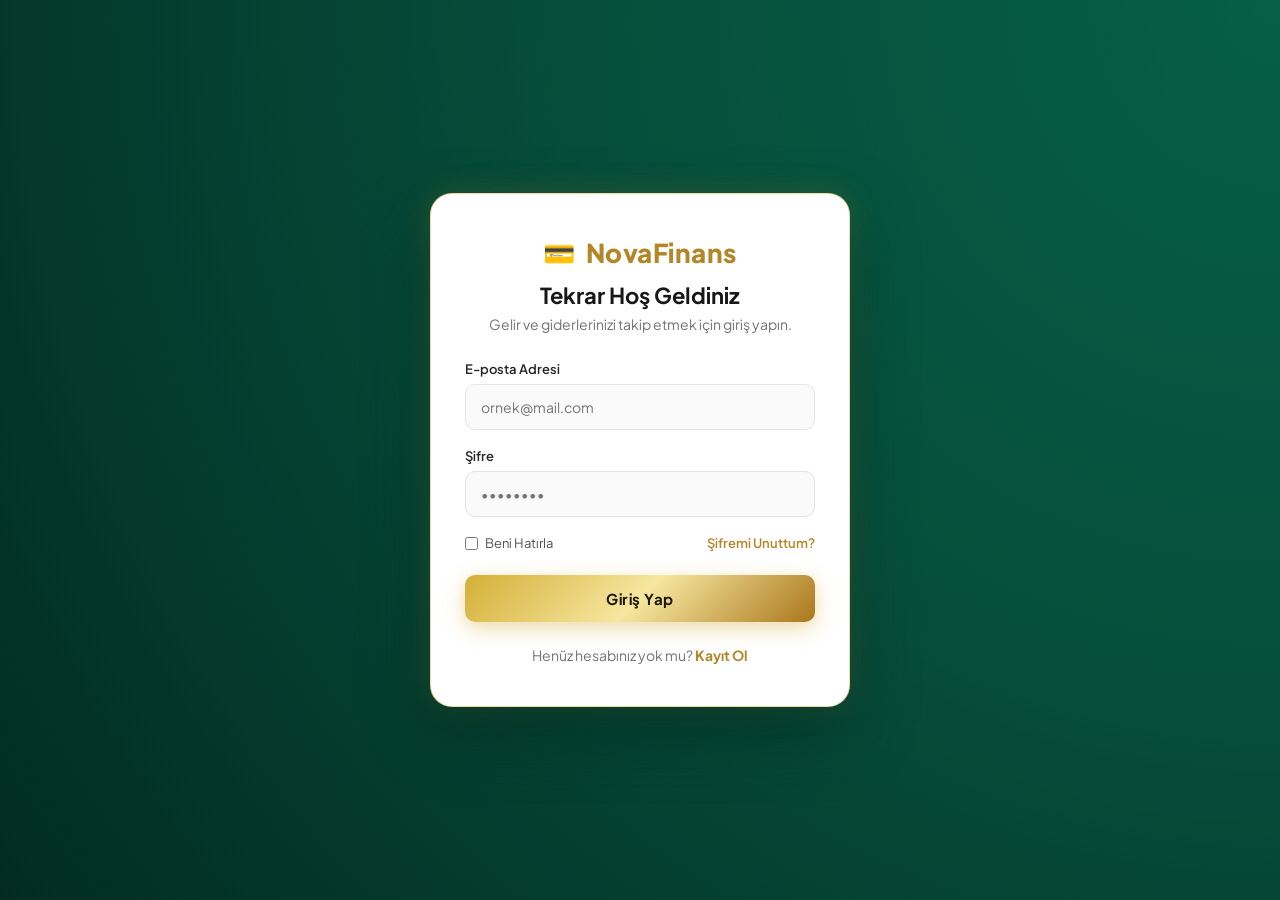
<file: index.html>
<!DOCTYPE html>
<html lang="tr">
<head>
    <meta charset="UTF-8">
    <meta name="viewport" content="width=device-width, initial-scale=1.0">
    <title>NovaFinans - Giriş Yap</title>
    <!-- Google Font -->
    <link href="https://fonts.googleapis.com/css2?family=Plus+Jakarta+Sans:wght@400;500;600;700&display=swap" rel="stylesheet">
    
    <style>
        * {
            margin: 0;
            padding: 0;
            box-sizing: border-box;
            font-family: 'Plus Jakarta Sans', sans-serif;
        }

        body {
            min-height: 100vh;
            display: flex;
            align-items: center;
            justify-content: center;
            background: radial-gradient(circle at top right, #065f46 0%, #064e3b 45%, #022c22 100%);
            padding: 20px;
        }

        .login-card {
            background: #ffffff;
            width: 100%;
            max-width: 420px;
            padding: 42px 34px;
            border-radius: 22px;
            box-shadow: 0 25px 60px rgba(2, 44, 34, 0.6), 0 0 30px rgba(212, 175, 55, 0.2);
            border: 1.5px solid rgba(212, 175, 55, 0.45);
        }

        .brand-header {
            text-align: center;
            margin-bottom: 28px;
        }

        .brand-logo {
            display: inline-flex;
            align-items: center;
            gap: 10px;
            font-size: 26px;
            font-weight: 800;
            color: #b38728;
            text-decoration: none;
            margin-bottom: 12px;
            letter-spacing: 0.5px;
        }

        .brand-header h2 {
            font-size: 22px;
            color: #171717;
            font-weight: 700;
            margin-bottom: 6px;
        }

        .brand-header p {
            font-size: 14px;
            color: #737373;
        }

        .form-group {
            margin-bottom: 18px;
        }

        .form-group label {
            display: block;
            font-size: 13px;
            font-weight: 600;
            color: #262626;
            margin-bottom: 7px;
        }

        .form-group input {
            width: 100%;
            padding: 13px 15px;
            border: 1.5px solid #e5e5e5;
            border-radius: 10px;
            font-size: 14px;
            color: #171717;
            outline: none;
            background-color: #fafafa;
            transition: all 0.2s ease;
        }

        .form-group input:focus {
            border-color: #d4af37;
            background-color: #ffffff;
            box-shadow: 0 0 0 4px rgba(212, 175, 55, 0.25);
        }

        .form-row {
            display: flex;
            justify-content: space-between;
            align-items: center;
            font-size: 13px;
            margin-bottom: 24px;
        }

        .remember-box {
            display: flex;
            align-items: center;
            gap: 7px;
            color: #525252;
            cursor: pointer;
        }

        .remember-box input {
            accent-color: #d4af37;
        }

        .forgot-pass {
            color: #b38728;
            text-decoration: none;
            font-weight: 600;
        }

        .forgot-pass:hover {
            color: #d4af37;
            text-decoration: underline;
        }

        .btn-submit {
            width: 100%;
            padding: 14px;
            background: linear-gradient(135deg, #d4af37 0%, #f6e69f 50%, #aa771c 100%);
            color: #1a1608;
            border: none;
            border-radius: 10px;
            font-size: 15px;
            font-weight: 700;
            letter-spacing: 0.5px;
            cursor: pointer;
            box-shadow: 0 6px 20px rgba(212, 175, 55, 0.45);
            transition: all 0.2s ease;
        }

        .btn-submit:hover {
            transform: translateY(-2px);
            background: linear-gradient(135deg, #f1d46b 0%, #fff6c9 50%, #c4912e 100%);
            box-shadow: 0 8px 25px rgba(212, 175, 55, 0.6);
        }

        .card-footer {
            text-align: center;
            margin-top: 24px;
            font-size: 14px;
            color: #737373;
        }

        .card-footer a {
            color: #b38728;
            font-weight: 700;
            text-decoration: none;
        }

        .card-footer a:hover {
            color: #d4af37;
            text-decoration: underline;
        }
    </style>
</head>
<body>

    <div class="login-card">
        
        <div class="brand-header">
            <a href="index.html" class="brand-logo">
                <span>💳</span> NovaFinans
            </a>
            <h2>Tekrar Hoş Geldiniz</h2>
            <p>Gelir ve giderlerinizi takip etmek için giriş yapın.</p>
        </div>

        <form action="dashboard.html" method="GET">
            
            <div class="form-group">
                <label for="email">E-posta Adresi</label>
                <input 
                    type="email" 
                    id="email" 
                    name="email"
                    placeholder="ornek@mail.com" 
                    autocomplete="email"
                    required
                >
            </div>

            <div class="form-group">
                <label for="password">Şifre</label>
                <input 
                    type="password" 
                    id="password" 
                    name="password"
                    placeholder="••••••••" 
                    autocomplete="current-password"
                    required
                >
            </div>

            <div class="form-row">
                <label class="remember-box">
                    <input type="checkbox">
                    Beni Hatırla
                </label>
                <a href="#" class="forgot-pass">Şifremi Unuttum?</a>
            </div>

            <button type="submit" class="btn-submit">Giriş Yap</button>

        </form>

        <div class="card-footer">
            Henüz hesabınız yok mu? <a href="register.html">Kayıt Ol</a>
        </div>

    </div>

</body>
</html>
</file>
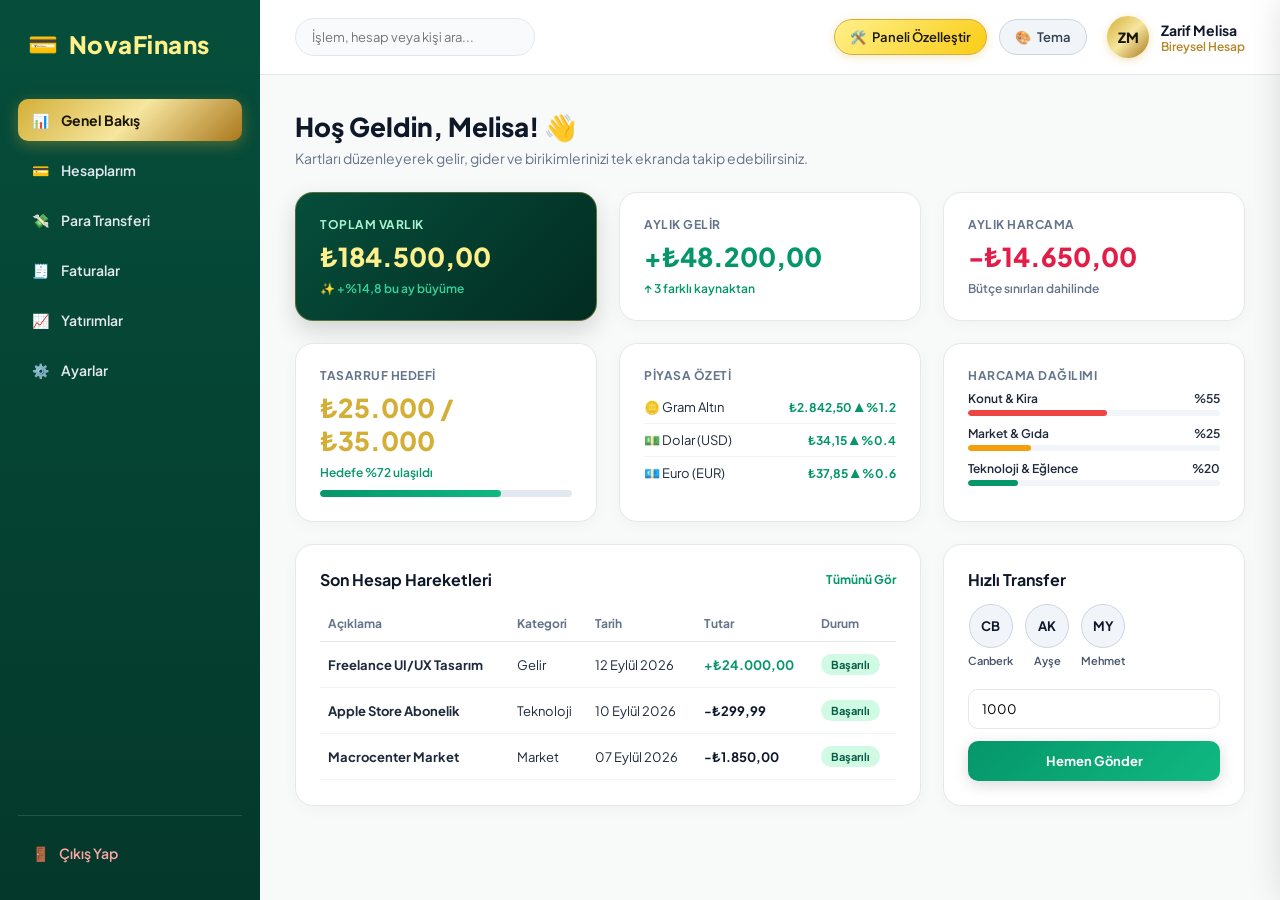
<file: dashboard.html>
<!DOCTYPE html>
<html lang="tr">
<head>
    <meta charset="UTF-8">
    <meta name="viewport" content="width=device-width, initial-scale=1.0">
    <title>NovaFinans - Yönetim Paneli</title>
    <link href="https://fonts.googleapis.com/css2?family=Plus+Jakarta+Sans:wght@400;500;600;700;800&display=swap" rel="stylesheet">
    
    <style>
        :root {
            --sidebar-bg: linear-gradient(180deg, #064e3b 0%, #04382a 100%);
            --sidebar-active: linear-gradient(135deg, #d4af37 0%, #f6e69f 50%, #aa771c 100%);
            --card-primary-bg: linear-gradient(135deg, #064e3b 0%, #022c22 100%);
            --primary-accent: #059669;
            --btn-theme: linear-gradient(135deg, #059669 0%, #10b981 100%);
            --btn-theme-text: #ffffff;
            --gold-gradient: linear-gradient(135deg, #d4af37 0%, #f6e69f 50%, #aa771c 100%);
        }

        * {
            margin: 0;
            padding: 0;
            box-sizing: border-box;
            font-family: 'Plus Jakarta Sans', sans-serif;
        }

        body {
            background-color: #f4f6f5;
            color: #1e293b;
            min-height: 100vh;
            overflow-x: hidden;
        }

        .dashboard-layout {
            display: flex;
            min-height: 100vh;
        }

        .sidebar {
            width: 260px;
            background: var(--sidebar-bg);
            color: #ffffff;
            display: flex;
            flex-direction: column;
            padding: 28px 18px;
            box-shadow: 4px 0 20px rgba(0, 0, 0, 0.08);
            transition: all 0.3s ease;
        }

        .sidebar-brand {
            font-size: 24px;
            font-weight: 800;
            color: #fef08a;
            margin-bottom: 40px;
            padding-left: 10px;
            display: flex;
            align-items: center;
            gap: 10px;
            letter-spacing: 0.5px;
        }

        .sidebar-menu {
            list-style: none;
            display: flex;
            flex-direction: column;
            gap: 8px;
            flex: 1;
        }

        .sidebar-menu a {
            display: flex;
            align-items: center;
            gap: 12px;
            padding: 12px 14px;
            color: #e2e8f0;
            text-decoration: none;
            font-size: 14px;
            font-weight: 600;
            border-radius: 10px;
            transition: all 0.2s ease;
        }

        .sidebar-menu a:hover {
            background-color: rgba(255, 255, 255, 0.08);
            color: #ffffff;
        }

        .sidebar-menu a.active {
            background: var(--sidebar-active);
            color: #1a1608;
            font-weight: 700;
            box-shadow: 0 4px 15px rgba(212, 175, 55, 0.35);
        }

        .sidebar-footer {
            border-top: 1px solid rgba(255, 255, 255, 0.12);
            padding-top: 18px;
        }

        .logout-link {
            display: flex;
            align-items: center;
            gap: 10px;
            padding: 10px 14px;
            color: #fca5a5;
            text-decoration: none;
            font-size: 14px;
            font-weight: 600;
            border-radius: 8px;
            transition: all 0.2s;
        }

        .logout-link:hover {
            background-color: rgba(239, 68, 68, 0.15);
            color: #ffffff;
        }

        .main-content {
            flex: 1;
            min-width: 0;
            display: flex;
            flex-direction: column;
            background-color: #f8faf9;
        }

        .top-header {
            height: 75px;
            background-color: #ffffff;
            border-bottom: 1px solid #e5e7eb;
            display: flex;
            justify-content: space-between;
            align-items: center;
            padding: 0 35px;
            position: relative;
        }

        .search-box input {
            width: 240px;
            padding: 10px 16px;
            border: 1.5px solid #e2e8f0;
            border-radius: 20px;
            font-size: 13px;
            outline: none;
            background-color: #f8fafc;
            transition: border-color 0.2s;
        }

        .header-actions {
            display: flex;
            align-items: center;
            gap: 12px;
        }

        .header-btn {
            display: flex;
            align-items: center;
            gap: 6px;
            padding: 9px 15px;
            background: #f1f5f9;
            border: 1px solid #cbd5e1;
            border-radius: 20px;
            font-size: 13px;
            font-weight: 600;
            color: #334155;
            cursor: pointer;
            transition: all 0.2s;
        }

        .header-btn:hover {
            background: #e2e8f0;
            border-color: #94a3b8;
        }

        .header-btn.highlight {
            background: linear-gradient(135deg, #fef08a 0%, #facc15 100%);
            border-color: #d4af37;
            color: #1a1608;
            box-shadow: 0 2px 10px rgba(212, 175, 55, 0.3);
        }

        .header-user {
            display: flex;
            align-items: center;
            gap: 12px;
            margin-left: 8px;
        }

        .user-avatar {
            width: 42px;
            height: 42px;
            border-radius: 50%;
            background: var(--gold-gradient);
            color: #1a1608;
            display: flex;
            align-items: center;
            justify-content: center;
            font-weight: 800;
            font-size: 14px;
            box-shadow: 0 2px 8px rgba(212, 175, 55, 0.35);
        }

        .user-info .user-name {
            font-size: 14px;
            font-weight: 700;
            color: #0f172a;
        }

        .user-info .user-role {
            font-size: 12px;
            color: #b38728;
            font-weight: 600;
        }

        .dropdown-panel {
            display: none;
            position: absolute;
            top: 75px;
            right: 170px;
            background: #ffffff;
            border: 1px solid #e2e8f0;
            border-radius: 16px;
            padding: 18px;
            box-shadow: 0 15px 40px rgba(0, 0, 0, 0.15);
            z-index: 100;
            width: 280px;
        }

        .dropdown-panel.show {
            display: block;
        }

        .edit-mode-banner {
            display: none;
            background: #1e1b4b;
            color: #ffffff;
            padding: 14px 35px;
            align-items: center;
            justify-content: space-between;
            box-shadow: 0 4px 15px rgba(0, 0, 0, 0.15);
            animation: slideDown 0.3s ease;
        }

        .edit-mode-banner.active {
            display: flex;
        }

        @keyframes slideDown {
            from { transform: translateY(-100%); opacity: 0; }
            to { transform: translateY(0); opacity: 1; }
        }

        .edit-controls {
            display: flex;
            align-items: center;
            gap: 12px;
        }

        .grid-select-group {
            display: flex;
            background: rgba(255, 255, 255, 0.1);
            border-radius: 8px;
            padding: 3px;
            gap: 4px;
        }

        .btn-grid-opt {
            padding: 6px 12px;
            border: none;
            background: transparent;
            color: #cbd5e1;
            font-size: 12px;
            font-weight: 600;
            border-radius: 6px;
            cursor: pointer;
        }

        .btn-grid-opt.active {
            background: #4338ca;
            color: #ffffff;
        }

        .btn-banner-action {
            padding: 8px 16px;
            border-radius: 8px;
            border: none;
            font-size: 13px;
            font-weight: 700;
            cursor: pointer;
            transition: all 0.2s;
        }

        .btn-banner-add {
            background: #10b981;
            color: #ffffff;
        }

        .btn-banner-add:hover {
            background: #059669;
        }

        .btn-banner-save {
            background: var(--gold-gradient);
            color: #1a1608;
        }

        .btn-banner-save:hover {
            transform: scale(1.02);
        }

        .page-body {
            padding: 35px;
            flex: 1;
        }

        .welcome-banner {
            margin-bottom: 25px;
        }

        .welcome-banner h1 {
            font-size: 26px;
            color: #0f172a;
            font-weight: 800;
            margin-bottom: 6px;
        }

        .welcome-banner p {
            font-size: 14px;
            color: #64748b;
        }

        .dashboard-grid {
            display: grid;
            gap: 22px;
            grid-template-columns: repeat(3, 1fr);
            transition: all 0.3s ease;
        }

        .dashboard-grid.col-2 {
            grid-template-columns: repeat(2, 1fr);
        }

        .dashboard-grid.col-3 {
            grid-template-columns: repeat(3, 1fr);
        }

        .dashboard-grid.col-4 {
            grid-template-columns: repeat(4, 1fr);
        }

        .widget-card.span-2 {
            grid-column: span 2;
        }

        .widget-card {
            background-color: #ffffff;
            min-width: 0;
            padding: 24px;
            border-radius: 18px;
            border: 1px solid #e5e7eb;
            box-shadow: 0 4px 15px rgba(0, 0, 0, 0.03);
            position: relative;
            transition: all 0.2s ease;
        }

        .widget-card.widget-hidden {
            display: none;
        }

        body.edit-mode .widget-card {
            border: 2px dashed #d4af37 !important;
            cursor: grab;
            animation: pulseSubtle 2s infinite;
        }

        body.edit-mode .widget-card:active {
            cursor: grabbing;
        }

        @keyframes pulseSubtle {
            0%, 100% { box-shadow: 0 0 0 0 rgba(212, 175, 55, 0.2); }
            50% { box-shadow: 0 0 15px 2px rgba(212, 175, 55, 0.3); }
        }

        .card-drag-handle {
            display: none;
            position: absolute;
            top: 10px;
            left: 14px;
            font-size: 14px;
            color: #d4af37;
            cursor: grab;
        }

        .card-remove-btn {
            display: none;
            position: absolute;
            top: 10px;
            right: 14px;
            width: 24px;
            height: 24px;
            border-radius: 50%;
            background: #ef4444;
            color: #ffffff;
            border: none;
            font-size: 12px;
            font-weight: 800;
            cursor: pointer;
            align-items: center;
            justify-content: center;
            box-shadow: 0 2px 6px rgba(239, 68, 68, 0.3);
        }

        body.edit-mode .card-drag-handle,
        body.edit-mode .card-remove-btn {
            display: flex;
        }

        .widget-card.dragging {
            opacity: 0.35;
            transform: scale(0.98);
        }

        .widget-card.drag-over {
            border-color: #059669 !important;
            transform: scale(1.02);
        }

        .widget-card.primary {
            background: var(--card-primary-bg);
            color: #ffffff;
            border: 1.5px solid rgba(212, 175, 55, 0.4);
            box-shadow: 0 10px 25px rgba(0, 0, 0, 0.15);
        }

        .widget-card.primary .stat-title { color: #a7f3d0; }
        .widget-card.primary .stat-value { color: #fef08a; }
        .widget-card.primary .stat-subtitle { color: #34d399; }

        .stat-title {
            font-size: 12px;
            color: #64748b;
            font-weight: 700;
            margin-bottom: 8px;
            text-transform: uppercase;
            letter-spacing: 0.5px;
        }

        .stat-value {
            font-size: 26px;
            font-weight: 800;
            margin-bottom: 8px;
        }

        .stat-subtitle {
            font-size: 12px;
            font-weight: 600;
        }

        .progress-bar-bg {
            width: 100%;
            height: 7px;
            background: #e2e8f0;
            border-radius: 10px;
            margin-top: 10px;
            overflow: hidden;
        }

        .progress-bar-fill {
            width: 72%;
            height: 100%;
            background: linear-gradient(90deg, #059669, #10b981);
            border-radius: 10px;
        }

        .currency-row {
            display: flex;
            justify-content: space-between;
            align-items: center;
            padding: 8px 0;
            border-bottom: 1px solid #f1f5f9;
            font-size: 13px;
        }

        .currency-row:last-child {
            border-bottom: none;
        }

        .currency-badge-up {
            color: #059669;
            font-weight: 700;
            font-size: 12px;
        }

        .cat-item {
            margin-bottom: 10px;
            font-size: 12px;
        }

        .cat-header {
            display: flex;
            justify-content: space-between;
            margin-bottom: 4px;
            font-weight: 600;
        }

        .cat-bar {
            height: 6px;
            background: #f1f5f9;
            border-radius: 10px;
            overflow: hidden;
        }

        .cat-fill {
            height: 100%;
            border-radius: 10px;
        }

        .transaction-table {
            width: 100%;
            border-collapse: collapse;
        }

        .transaction-table th {
            text-align: left;
            padding: 10px 8px;
            font-size: 12px;
            color: #64748b;
            border-bottom: 1px solid #e5e7eb;
            font-weight: 700;
        }

        .transaction-table td {
            padding: 12px 8px;
            font-size: 13px;
            border-bottom: 1px solid #f1f5f9;
        }

        .amount-income { color: #059669; font-weight: 700; }
        .amount-expense { color: #0f172a; font-weight: 700; }

        .badge-status {
            display: inline-block;
            padding: 4px 10px;
            border-radius: 20px;
            font-size: 11px;
            font-weight: 700;
        }

        .badge-success {
            background-color: #d1fae5;
            color: #065f46;
        }

        .quick-contacts {
            display: flex;
            gap: 12px;
            margin-bottom: 18px;
            overflow-x: auto;
            padding-bottom: 4px;
        }

        .contact-item {
            display: flex;
            flex-direction: column;
            align-items: center;
            gap: 6px;
            cursor: pointer;
        }

        .contact-avatar {
            width: 44px;
            height: 44px;
            border-radius: 50%;
            background-color: #f1f5f9;
            color: #0f172a;
            border: 1.5px solid #cbd5e1;
            display: flex;
            align-items: center;
            justify-content: center;
            font-weight: 700;
            font-size: 13px;
        }

        .contact-name {
            font-size: 11px;
            font-weight: 600;
            color: #475569;
        }

        .quick-transfer-form input {
            width: 100%;
            padding: 11px 13px;
            border: 1.5px solid #e2e8f0;
            border-radius: 10px;
            font-size: 13px;
            margin-bottom: 12px;
            outline: none;
        }

        .btn-theme-action {
            width: 100%;
            padding: 12px;
            background: var(--btn-theme);
            color: var(--btn-theme-text);
            border: none;
            border-radius: 10px;
            font-size: 13px;
            font-weight: 700;
            cursor: pointer;
            box-shadow: 0 4px 15px rgba(0, 0, 0, 0.15);
            transition: all 0.3s ease;
        }

        .widget-drawer-backdrop {
            display: none;
            position: fixed;
            top: 0; left: 0; right: 0; bottom: 0;
            background: rgba(0, 0, 0, 0.5);
            z-index: 1000;
            backdrop-filter: blur(3px);
        }

        .widget-drawer-backdrop.show {
            display: block;
        }

        .widget-drawer {
            position: fixed;
            top: 0; right: -420px;
            width: 400px;
            height: 100vh;
            background: #ffffff;
            box-shadow: -10px 0 40px rgba(0, 0, 0, 0.2);
            z-index: 1001;
            padding: 30px 25px;
            display: flex;
            flex-direction: column;
            transition: right 0.3s ease;
            overflow-y: auto;
        }

        .widget-drawer.show {
            right: 0;
        }

        .drawer-header {
            display: flex;
            justify-content: space-between;
            align-items: center;
            margin-bottom: 20px;
            padding-bottom: 12px;
            border-bottom: 1px solid #e5e7eb;
        }

        .drawer-item {
            border: 1.5px solid #e5e7eb;
            border-radius: 14px;
            padding: 16px;
            margin-bottom: 14px;
            background: #f8fafc;
            transition: all 0.2s;
        }

        .drawer-item:hover {
            border-color: #d4af37;
            background: #ffffff;
            box-shadow: 0 4px 12px rgba(0, 0, 0, 0.05);
        }

        .drawer-item h5 {
            font-size: 14px;
            color: #0f172a;
            margin-bottom: 4px;
        }

        .drawer-item p {
            font-size: 12px;
            color: #64748b;
            margin-bottom: 10px;
        }

        .btn-add-to-board {
            width: 100%;
            padding: 9px;
            background: #1e1b4b;
            color: #ffffff;
            border: none;
            border-radius: 8px;
            font-size: 12px;
            font-weight: 700;
            cursor: pointer;
            transition: background 0.2s;
        }

        .btn-add-to-board:hover {
            background: #059669;
        }

        .btn-add-to-board:disabled {
            background: #cbd5e1;
            cursor: default;
        }

        @media (max-width: 1100px) {
            .dashboard-grid.col-2,
            .dashboard-grid.col-3,
            .dashboard-grid.col-4 {
                grid-template-columns: repeat(2, minmax(0, 1fr));
            }
        }

        @media (max-width: 800px) {
            .dashboard-layout {
                flex-direction: column;
            }

            .sidebar {
                width: 100%;
                padding: 16px;
            }

            .sidebar-brand {
                margin-bottom: 14px;
            }

            .sidebar-menu {
                flex-direction: row;
                flex: none;
                overflow-x: auto;
                padding-bottom: 6px;
            }

            .sidebar-menu li {
                flex: 0 0 auto;
            }

            .sidebar-menu a {
                white-space: nowrap;
            }

            .sidebar-footer {
                display: none;
            }

            .top-header {
                height: auto;
                min-height: 70px;
                padding: 12px 18px;
                gap: 12px;
                flex-wrap: wrap;
            }

            .search-box {
                flex: 1;
                min-width: 210px;
            }

            .search-box input {
                width: 100%;
            }

            .header-actions {
                margin-left: auto;
            }

            .dropdown-panel {
                top: 100%;
                right: 18px;
            }

            .edit-mode-banner {
                padding: 14px 18px;
                gap: 14px;
                flex-wrap: wrap;
            }

            .edit-controls {
                flex-wrap: wrap;
            }

            .page-body {
                padding: 24px 18px;
            }
        }

        @media (max-width: 600px) {
            .header-actions {
                width: 100%;
                justify-content: space-between;
                margin-left: 0;
            }

            .header-user {
                display: none;
            }

            .dashboard-grid.col-2,
            .dashboard-grid.col-3,
            .dashboard-grid.col-4 {
                grid-template-columns: minmax(0, 1fr);
            }

            .widget-card.span-2 {
                grid-column: span 1;
                overflow-x: auto;
            }

            .widget-card {
                padding: 20px;
            }

            .welcome-banner h1 {
                font-size: 23px;
            }

            .widget-drawer {
                width: 100%;
                right: -100%;
            }

            .widget-drawer.show {
                right: 0;
            }
        }
    </style>
</head>
<body>

    <div class="dashboard-layout">
        
        <aside class="sidebar">
            <div class="sidebar-brand">
                <span>💳</span>
                <span>NovaFinans</span>
            </div>

            <ul class="sidebar-menu">
                <li><a href="#" class="active"><span>📊</span> <span>Genel Bakış</span></a></li>
                <li><a href="#"><span>💳</span> <span>Hesaplarım</span></a></li>
                <li><a href="#"><span>💸</span> <span>Para Transferi</span></a></li>
                <li><a href="#"><span>🧾</span> <span>Faturalar</span></a></li>
                <li><a href="#"><span>📈</span> <span>Yatırımlar</span></a></li>
                <li><a href="#"><span>⚙️</span> <span>Ayarlar</span></a></li>
            </ul>

            <div class="sidebar-footer">
                <a href="index.html" class="logout-link">
                    <span>🚪</span>
                    <span>Çıkış Yap</span>
                </a>
            </div>
        </aside>

        <main class="main-content">
            
            <header class="top-header">
                <div class="search-box">
                    <input type="text" placeholder="İşlem, hesap veya kişi ara...">
                </div>

                <div class="header-actions">
                    <button type="button" class="header-btn highlight" id="btnEditMode" onclick="toggleEditMode()">
                        <span>🛠️</span> Paneli Özelleştir
                    </button>

                    <button type="button" class="header-btn" onclick="toggleThemePanel()">
                        <span>🎨</span> Tema
                    </button>

                    <div class="header-user">
                        <div class="user-avatar" id="avatarInitials">ZM</div>
                        <div class="user-info">
                            <div class="user-name" id="displayUserName">Zarif Melisa</div>
                            <div class="user-role">Bireysel Hesap</div>
                        </div>
                    </div>
                </div>

                <div class="dropdown-panel" id="themePanel">
                    <div style="display: flex; justify-content: space-between; align-items: center; margin-bottom: 12px; font-weight: 700; font-size: 14px;">
                        <span>Renk Teması</span>
                        <span style="cursor: pointer;" onclick="toggleThemePanel()">✕</span>
                    </div>
                    <div style="display: grid; grid-template-columns: 1fr 1fr; gap: 8px;">
                        <button type="button" class="header-btn" onclick="applyAndSaveTheme('emerald')">🌿 Zümrüt</button>
                        <button type="button" class="header-btn" onclick="applyAndSaveTheme('navy')">💎 Mavi</button>
                        <button type="button" class="header-btn" onclick="applyAndSaveTheme('black')">🖤 Siyah</button>
                        <button type="button" class="header-btn" onclick="applyAndSaveTheme('burgundy')">🍷 Bordo</button>
                    </div>
                </div>

            </header>

            <div class="edit-mode-banner" id="editModeBanner">
                <div style="display: flex; align-items: center; gap: 10px;">
                    <span style="font-size: 18px;">🎨</span>
                    <div>
                        <strong style="font-size: 13px;">Panel düzenleme açık:</strong>
                        <span style="font-size: 12px; color: #cbd5e1; margin-left: 6px;">Kartları tutup sürükleyerek yerlerini değiştirin.</span>
                    </div>
                </div>

                <div class="edit-controls">
                    <div class="grid-select-group">
                        <button class="btn-grid-opt" data-columns="col-2" onclick="setGridColumns('col-2', this)">2 Sütun</button>
                        <button class="btn-grid-opt active" data-columns="col-3" onclick="setGridColumns('col-3', this)">3 Sütun</button>
                        <button class="btn-grid-opt" data-columns="col-4" onclick="setGridColumns('col-4', this)">4 Sütun</button>
                    </div>

                    <button class="btn-banner-action btn-banner-add" onclick="openWidgetDrawer()">
                        + Kart Ekle
                    </button>

                    <button class="btn-banner-action btn-banner-save" onclick="toggleEditMode()">
                        💾 Düzeni Kaydet
                    </button>
                </div>
            </div>

            <div class="page-body">
                
                <section class="welcome-banner">
                    <h1 id="welcomeTitle">Hoş Geldin, Melisa! 👋</h1>
                    <p>Kartları düzenleyerek gelir, gider ve birikimlerinizi tek ekranda takip edebilirsiniz.</p>
                </section>

                <div class="dashboard-grid col-3" id="dashboardGrid">
                    
                    <div class="widget-card primary" id="w-balance" data-id="w-balance" draggable="false">
                        <span class="card-drag-handle">⋮⋮</span>
                        <button class="card-remove-btn" onclick="removeWidget('w-balance')">✕</button>
                        
                        <div class="stat-title">Toplam Varlık</div>
                        <div class="stat-value">₺184.500,00</div>
                        <div class="stat-subtitle">✨ +%14,8 bu ay büyüme</div>
                    </div>

                    <div class="widget-card" id="w-income" data-id="w-income" draggable="false">
                        <span class="card-drag-handle">⋮⋮</span>
                        <button class="card-remove-btn" onclick="removeWidget('w-income')">✕</button>

                        <div class="stat-title">Aylık Gelir</div>
                        <div class="stat-value" style="color: #059669;">+₺48.200,00</div>
                        <div class="stat-subtitle" style="color: #059669;">↑ 3 farklı kaynaktan</div>
                    </div>

                    <div class="widget-card" id="w-expense" data-id="w-expense" draggable="false">
                        <span class="card-drag-handle">⋮⋮</span>
                        <button class="card-remove-btn" onclick="removeWidget('w-expense')">✕</button>

                        <div class="stat-title">Aylık Harcama</div>
                        <div class="stat-value" style="color: #e11d48;">-₺14.650,00</div>
                        <div class="stat-subtitle" style="color: #64748b;">Bütçe sınırları dahilinde</div>
                    </div>

                    <div class="widget-card" id="w-budget" data-id="w-budget" draggable="false">
                        <span class="card-drag-handle">⋮⋮</span>
                        <button class="card-remove-btn" onclick="removeWidget('w-budget')">✕</button>

                        <div class="stat-title">Tasarruf Hedefi</div>
                        <div class="stat-value" style="color: #d4af37;">₺25.000 / ₺35.000</div>
                        <div class="stat-subtitle" style="color: #059669;">Hedefe %72 ulaşıldı</div>
                        <div class="progress-bar-bg">
                            <div class="progress-bar-fill"></div>
                        </div>
                    </div>

                    <div class="widget-card" id="w-currency" data-id="w-currency" draggable="false">
                        <span class="card-drag-handle">⋮⋮</span>
                        <button class="card-remove-btn" onclick="removeWidget('w-currency')">✕</button>

                        <div class="stat-title">Piyasa Özeti</div>
                        <div class="currency-row">
                            <span>🪙 Gram Altın</span>
                            <span class="currency-badge-up">₺2.842,50 ▲ %1.2</span>
                        </div>
                        <div class="currency-row">
                            <span>💵 Dolar (USD)</span>
                            <span class="currency-badge-up">₺34,15 ▲ %0.4</span>
                        </div>
                        <div class="currency-row">
                            <span>💶 Euro (EUR)</span>
                            <span class="currency-badge-up">₺37,85 ▲ %0.6</span>
                        </div>
                    </div>

                    <div class="widget-card" id="w-categories" data-id="w-categories" draggable="false">
                        <span class="card-drag-handle">⋮⋮</span>
                        <button class="card-remove-btn" onclick="removeWidget('w-categories')">✕</button>

                        <div class="stat-title">Harcama Dağılımı</div>
                        <div class="cat-item">
                            <div class="cat-header"><span>Konut & Kira</span><span>%55</span></div>
                            <div class="cat-bar"><div class="cat-fill" style="width: 55%; background: #ef4444;"></div></div>
                        </div>
                        <div class="cat-item">
                            <div class="cat-header"><span>Market & Gıda</span><span>%25</span></div>
                            <div class="cat-bar"><div class="cat-fill" style="width: 25%; background: #f59e0b;"></div></div>
                        </div>
                        <div class="cat-item">
                            <div class="cat-header"><span>Teknoloji & Eğlence</span><span>%20</span></div>
                            <div class="cat-bar"><div class="cat-fill" style="width: 20%; background: #059669;"></div></div>
                        </div>
                    </div>

                    <div class="widget-card span-2" id="w-table" data-id="w-table" draggable="false">
                        <span class="card-drag-handle">⋮⋮</span>
                        <button class="card-remove-btn" onclick="removeWidget('w-table')">✕</button>

                        <div style="display: flex; justify-content: space-between; align-items: center; margin-bottom: 16px;">
                            <h3 style="font-size: 16px; font-weight: 700; color: #0f172a;">Son Hesap Hareketleri</h3>
                            <a href="#" style="font-size: 12px; color: var(--primary-accent); text-decoration: none; font-weight: 700;">Tümünü Gör</a>
                        </div>

                        <table class="transaction-table">
                            <thead>
                                <tr>
                                    <th>Açıklama</th>
                                    <th>Kategori</th>
                                    <th>Tarih</th>
                                    <th>Tutar</th>
                                    <th>Durum</th>
                                </tr>
                            </thead>
                            <tbody>
                                <tr>
                                    <td><strong>Freelance UI/UX Tasarım</strong></td>
                                    <td>Gelir</td>
                                    <td>12 Eylül 2026</td>
                                    <td class="amount-income">+₺24.000,00</td>
                                    <td><span class="badge-status badge-success">Başarılı</span></td>
                                </tr>
                                <tr>
                                    <td><strong>Apple Store Abonelik</strong></td>
                                    <td>Teknoloji</td>
                                    <td>10 Eylül 2026</td>
                                    <td class="amount-expense">-₺299,99</td>
                                    <td><span class="badge-status badge-success">Başarılı</span></td>
                                </tr>
                                <tr>
                                    <td><strong>Macrocenter Market</strong></td>
                                    <td>Market</td>
                                    <td>07 Eylül 2026</td>
                                    <td class="amount-expense">-₺1.850,00</td>
                                    <td><span class="badge-status badge-success">Başarılı</span></td>
                                </tr>
                            </tbody>
                        </table>
                    </div>

                    <div class="widget-card" id="w-transfer" data-id="w-transfer" draggable="false">
                        <span class="card-drag-handle">⋮⋮</span>
                        <button class="card-remove-btn" onclick="removeWidget('w-transfer')">✕</button>

                        <h3 style="font-size: 16px; font-weight: 700; color: #0f172a; margin-bottom: 14px;">Hızlı Transfer</h3>

                        <div class="quick-contacts">
                            <div class="contact-item">
                                <div class="contact-avatar">CB</div>
                                <span class="contact-name">Canberk</span>
                            </div>
                            <div class="contact-item">
                                <div class="contact-avatar">AK</div>
                                <span class="contact-name">Ayşe</span>
                            </div>
                            <div class="contact-item">
                                <div class="contact-avatar">MY</div>
                                <span class="contact-name">Mehmet</span>
                            </div>
                        </div>

                        <div class="quick-transfer-form">
                            <input type="number" placeholder="0.00" value="1000">
                            <button type="button" class="btn-theme-action" onclick="alert('Transfer başarıyla iletildi!')">Hemen Gönder</button>
                        </div>
                    </div>

                </div>

            </div>

        </main>

    </div>

    <div class="widget-drawer-backdrop" id="drawerBackdrop" onclick="closeWidgetDrawer()"></div>
    <div class="widget-drawer" id="widgetDrawer">
        <div class="drawer-header">
            <h4>Kartlar</h4>
            <span style="cursor: pointer; font-size: 18px;" onclick="closeWidgetDrawer()">✕</span>
        </div>
        <p style="font-size: 13px; color: #64748b; margin-bottom: 20px;">Panonuza eklemek istediğiniz kartı seçin:</p>

        <div id="drawerItemsList"></div>
    </div>

    <script>
        let isEditMode = false;
        const dashboardGrid = document.getElementById('dashboardGrid');

        const availableCards = {
            'w-balance': { name: '💰 Toplam Varlık', description: 'Toplam bakiye ve aylık değişim.' },
            'w-income': { name: '📈 Aylık Gelir', description: 'Son 30 günün toplam geliri.' },
            'w-expense': { name: '📉 Aylık Harcama', description: 'Bu ay yapılan harcamalar.' },
            'w-budget': { name: '🎯 Tasarruf Hedefi', description: 'Birikim hedefinin ilerleme durumu.' },
            'w-currency': { name: '🪙 Piyasa Özeti', description: 'Örnek altın, dolar ve euro bilgileri.' },
            'w-categories': { name: '📊 Harcama Dağılımı', description: 'Harcamaların kategorilere göre dağılımı.' },
            'w-table': { name: '🧾 Son Hesap Hareketleri', description: 'Yakın tarihli gelir ve giderler.' },
            'w-transfer': { name: '💸 Hızlı Transfer', description: 'Kayıtlı kişiye para gönderme alanı.' }
        };

        const themes = {
            emerald: {
                '--sidebar-bg': 'linear-gradient(180deg, #064e3b 0%, #04382a 100%)',
                '--card-primary-bg': 'linear-gradient(135deg, #064e3b 0%, #022c22 100%)',
                '--primary-accent': '#059669',
                '--btn-theme': 'linear-gradient(135deg, #059669 0%, #10b981 100%)',
                '--btn-theme-text': '#ffffff'
            },
            navy: {
                '--sidebar-bg': 'linear-gradient(180deg, #1e1b4b 0%, #0f172a 100%)',
                '--card-primary-bg': 'linear-gradient(135deg, #1e1b4b 0%, #312e81 100%)',
                '--primary-accent': '#4338ca',
                '--btn-theme': 'linear-gradient(135deg, #4338ca 0%, #6366f1 100%)',
                '--btn-theme-text': '#ffffff'
            },
            black: {
                '--sidebar-bg': 'linear-gradient(180deg, #18181b 0%, #09090b 100%)',
                '--card-primary-bg': 'linear-gradient(135deg, #27272a 0%, #09090b 100%)',
                '--primary-accent': '#d4af37',
                '--btn-theme': 'linear-gradient(135deg, #d4af37 0%, #f6e69f 50%, #aa771c 100%)',
                '--btn-theme-text': '#1a1608'
            },
            burgundy: {
                '--sidebar-bg': 'linear-gradient(180deg, #4c0519 0%, #1f020a 100%)',
                '--card-primary-bg': 'linear-gradient(135deg, #4c0519 0%, #831843 100%)',
                '--primary-accent': '#be123c',
                '--btn-theme': 'linear-gradient(135deg, #be123c 0%, #fb7185 100%)',
                '--btn-theme-text': '#ffffff'
            }
        };

        function toggleThemePanel() {
            document.getElementById('themePanel').classList.toggle('show');
        }

        function applyAndSaveTheme(themeName) {
            const selectedTheme = themes[themeName];
            if (!selectedTheme) return;

            const root = document.documentElement;
            Object.entries(selectedTheme).forEach(function ([property, value]) {
                root.style.setProperty(property, value);
            });

            localStorage.setItem('novaFinansTheme', themeName);
            document.getElementById('themePanel').classList.remove('show');
        }

        function toggleEditMode() {
            isEditMode = !isEditMode;
            document.body.classList.toggle('edit-mode', isEditMode);
            document.getElementById('editModeBanner').classList.toggle('active', isEditMode);

            const editButton = document.getElementById('btnEditMode');
            if (isEditMode) {
                editButton.innerHTML = '<span>✅</span> Düzenlemeyi Bitir';
                enableDragAndDrop();
            } else {
                editButton.innerHTML = '<span>🛠️</span> Paneli Özelleştir';
                disableDragAndDrop();
                saveDashboardState();
            }
        }

        function enableDragAndDrop() {
            const cards = dashboardGrid.querySelectorAll('.widget-card:not(.widget-hidden)');

            cards.forEach(function (card) {
                card.setAttribute('draggable', 'true');

                card.ondragstart = function (event) {
                    card.classList.add('dragging');
                    event.dataTransfer.setData('text/plain', card.id);
                };

                card.ondragend = function () {
                    card.classList.remove('dragging');
                    cards.forEach(function (item) {
                        item.classList.remove('drag-over');
                    });
                };

                card.ondragover = function (event) {
                    event.preventDefault();
                    card.classList.add('drag-over');
                };

                card.ondragleave = function () {
                    card.classList.remove('drag-over');
                };

                card.ondrop = function (event) {
                    event.preventDefault();
                    card.classList.remove('drag-over');

                    const draggedCard = document.getElementById(event.dataTransfer.getData('text/plain'));
                    if (!draggedCard || draggedCard === card) return;

                    const cardsInGrid = Array.from(dashboardGrid.children);
                    const draggedIndex = cardsInGrid.indexOf(draggedCard);
                    const targetIndex = cardsInGrid.indexOf(card);

                    if (draggedIndex < targetIndex) {
                        dashboardGrid.insertBefore(draggedCard, card.nextSibling);
                    } else {
                        dashboardGrid.insertBefore(draggedCard, card);
                    }
                };
            });
        }

        function disableDragAndDrop() {
            const cards = dashboardGrid.querySelectorAll('.widget-card');

            cards.forEach(function (card) {
                card.setAttribute('draggable', 'false');
                card.ondragstart = null;
                card.ondragend = null;
                card.ondragover = null;
                card.ondragleave = null;
                card.ondrop = null;
            });
        }

        function setGridColumns(columnClass, clickedButton) {
            const validColumns = ['col-2', 'col-3', 'col-4'];
            if (!validColumns.includes(columnClass)) return;

            dashboardGrid.classList.remove(...validColumns);
            dashboardGrid.classList.add(columnClass);

            document.querySelectorAll('.btn-grid-opt').forEach(function (button) {
                button.classList.toggle('active', button === clickedButton);
            });

            localStorage.setItem('novaGridCol', columnClass);
        }

        function removeWidget(id) {
            const card = document.getElementById(id);
            if (!card) return;

            card.classList.add('widget-hidden');
            card.setAttribute('draggable', 'false');
            saveDashboardState();
        }

        function openWidgetDrawer() {
            const drawerList = document.getElementById('drawerItemsList');
            drawerList.innerHTML = '';

            Object.keys(availableCards).forEach(function (id) {
                const cardInfo = availableCards[id];
                const card = document.getElementById(id);
                const isOnDashboard = card && !card.classList.contains('widget-hidden');

                const item = document.createElement('div');
                item.className = 'drawer-item';
                item.innerHTML = `
                    <h5>${cardInfo.name}</h5>
                    <p>${cardInfo.description}</p>
                    <button type="button" class="btn-add-to-board" onclick="addWidgetToBoard('${id}')" ${isOnDashboard ? 'disabled' : ''}>
                        ${isOnDashboard ? '✓ Panelde ekli' : '+ Panele ekle'}
                    </button>
                `;
                drawerList.appendChild(item);
            });

            document.getElementById('widgetDrawer').classList.add('show');
            document.getElementById('drawerBackdrop').classList.add('show');
        }

        function closeWidgetDrawer() {
            document.getElementById('widgetDrawer').classList.remove('show');
            document.getElementById('drawerBackdrop').classList.remove('show');
        }

        function addWidgetToBoard(id) {
            const card = document.getElementById(id);
            if (!card) return;

            card.classList.remove('widget-hidden');
            dashboardGrid.appendChild(card);
            saveDashboardState();

            if (isEditMode) enableDragAndDrop();
            openWidgetDrawer();
        }

        function saveDashboardState() {
            const cards = Array.from(dashboardGrid.children);
            const order = cards.map(function (card) { return card.id; });
            const hiddenCards = cards
                .filter(function (card) { return card.classList.contains('widget-hidden'); })
                .map(function (card) { return card.id; });

            localStorage.setItem('novaSavedWidgetOrder', JSON.stringify(order));
            localStorage.setItem('novaHiddenWidgets', JSON.stringify(hiddenCards));
        }

        function readSavedList(key) {
            try {
                const value = JSON.parse(localStorage.getItem(key));
                return Array.isArray(value) ? value : [];
            } catch (error) {
                return [];
            }
        }

        function loadUserName() {
            const savedName = localStorage.getItem('novaFinansUser');
            if (!savedName) return;

            const nameParts = savedName.trim().split(/\s+/);
            const firstName = nameParts[0];
            const lastName = nameParts[nameParts.length - 1];
            const initials = nameParts.length > 1
                ? firstName[0] + lastName[0]
                : firstName.slice(0, 2);

            document.getElementById('displayUserName').innerText = savedName;
            document.getElementById('welcomeTitle').innerText = 'Hoş Geldin, ' + firstName + '! 👋';
            document.getElementById('avatarInitials').innerText = initials.toUpperCase();
        }

        function loadDashboardSettings() {
            const savedTheme = localStorage.getItem('novaFinansTheme');
            if (savedTheme) applyAndSaveTheme(savedTheme);

            const savedColumns = localStorage.getItem('novaGridCol');
            const columnButton = document.querySelector(`[data-columns="${savedColumns}"]`);
            if (columnButton) setGridColumns(savedColumns, columnButton);

            readSavedList('novaSavedWidgetOrder').forEach(function (id) {
                const card = document.getElementById(id);
                if (card) dashboardGrid.appendChild(card);
            });

            readSavedList('novaHiddenWidgets').forEach(function (id) {
                const card = document.getElementById(id);
                if (card) card.classList.add('widget-hidden');
            });
        }

        window.addEventListener('DOMContentLoaded', function () {
            loadUserName();
            loadDashboardSettings();
        });
    </script>

</body>
</html>
</file>
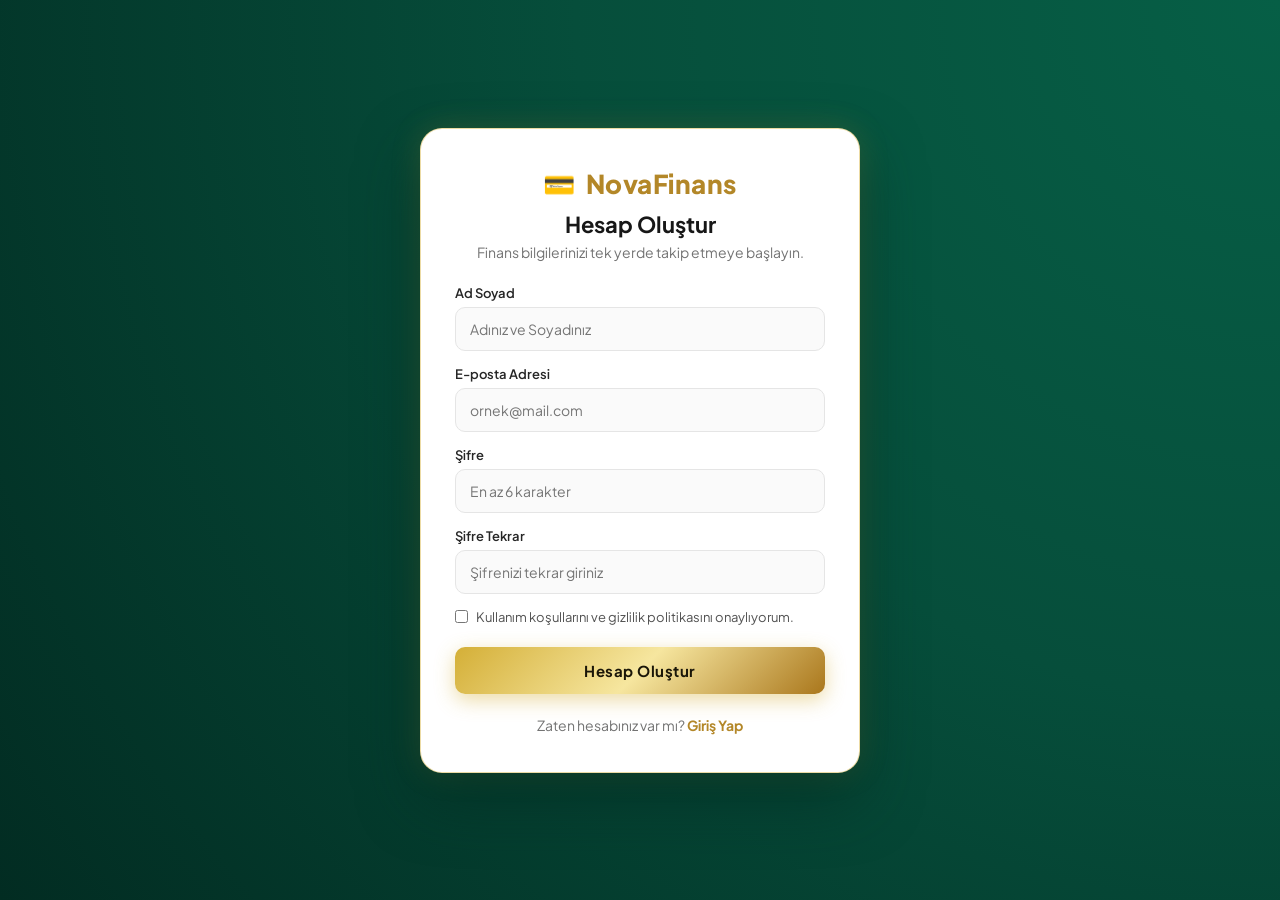
<file: register.html>
<!DOCTYPE html>
<html lang="tr">
<head>
    <meta charset="UTF-8">
    <meta name="viewport" content="width=device-width, initial-scale=1.0">
    <title>NovaFinans - Hesap Oluştur</title>
    <!-- Google Font -->
    <link href="https://fonts.googleapis.com/css2?family=Plus+Jakarta+Sans:wght@400;500;600;700&display=swap" rel="stylesheet">
    
    <style>
        * {
            margin: 0;
            padding: 0;
            box-sizing: border-box;
            font-family: 'Plus Jakarta Sans', sans-serif;
        }

        body {
            min-height: 100vh;
            display: flex;
            align-items: center;
            justify-content: center;
            background: radial-gradient(circle at top right, #065f46 0%, #064e3b 45%, #022c22 100%);
            padding: 20px;
        }

        .register-card {
            background: #ffffff;
            width: 100%;
            max-width: 440px;
            padding: 38px 34px;
            border-radius: 22px;
            box-shadow: 0 25px 60px rgba(2, 44, 34, 0.6), 0 0 30px rgba(212, 175, 55, 0.2);
            border: 1.5px solid rgba(212, 175, 55, 0.45);
        }

        .brand-header {
            text-align: center;
            margin-bottom: 24px;
        }

        .brand-logo {
            display: inline-flex;
            align-items: center;
            gap: 10px;
            font-size: 26px;
            font-weight: 800;
            color: #b38728;
            text-decoration: none;
            margin-bottom: 10px;
            letter-spacing: 0.5px;
        }

        .brand-header h2 {
            font-size: 22px;
            color: #171717;
            font-weight: 700;
            margin-bottom: 5px;
        }

        .brand-header p {
            font-size: 14px;
            color: #737373;
        }

        .form-group {
            margin-bottom: 15px;
        }

        .form-group label {
            display: block;
            font-size: 13px;
            font-weight: 600;
            color: #262626;
            margin-bottom: 6px;
        }

        .form-group input {
            width: 100%;
            padding: 12px 14px;
            border: 1.5px solid #e5e5e5;
            border-radius: 10px;
            font-size: 14px;
            color: #171717;
            outline: none;
            background-color: #fafafa;
            transition: all 0.2s ease;
        }

        .form-group input:focus {
            border-color: #d4af37;
            background-color: #ffffff;
            box-shadow: 0 0 0 4px rgba(212, 175, 55, 0.25);
        }

        .terms-row {
            display: flex;
            align-items: center;
            gap: 8px;
            font-size: 13px;
            color: #525252;
            margin-bottom: 22px;
            cursor: pointer;
        }

        .terms-row input {
            accent-color: #d4af37;
        }

        .btn-submit {
            width: 100%;
            padding: 14px;
            background: linear-gradient(135deg, #d4af37 0%, #f6e69f 50%, #aa771c 100%);
            color: #1a1608;
            border: none;
            border-radius: 10px;
            font-size: 15px;
            font-weight: 700;
            letter-spacing: 0.5px;
            cursor: pointer;
            box-shadow: 0 6px 20px rgba(212, 175, 55, 0.45);
            transition: all 0.2s ease;
        }

        .btn-submit:hover {
            transform: translateY(-2px);
            background: linear-gradient(135deg, #f1d46b 0%, #fff6c9 50%, #c4912e 100%);
            box-shadow: 0 8px 25px rgba(212, 175, 55, 0.6);
        }

        .card-footer {
            text-align: center;
            margin-top: 22px;
            font-size: 14px;
            color: #737373;
        }

        .card-footer a {
            color: #b38728;
            font-weight: 700;
            text-decoration: none;
        }

        .card-footer a:hover {
            color: #d4af37;
            text-decoration: underline;
        }
    </style>
</head>
<body>

    <div class="register-card">
        
        <div class="brand-header">
            <a href="index.html" class="brand-logo">
                <span>💳</span> NovaFinans
            </a>
            <h2>Hesap Oluştur</h2>
            <p>Finans bilgilerinizi tek yerde takip etmeye başlayın.</p>
        </div>

        <form id="registerForm">
            
            <div class="form-group">
                <label for="fullname">Ad Soyad</label>
                <input 
                    type="text" 
                    id="fullname" 
                    name="fullname"
                    placeholder="Adınız ve Soyadınız" 
                    autocomplete="name"
                    required
                >
            </div>

            <div class="form-group">
                <label for="email">E-posta Adresi</label>
                <input 
                    type="email" 
                    id="email" 
                    name="email"
                    placeholder="ornek@mail.com" 
                    autocomplete="email"
                    required
                >
            </div>

            <div class="form-group">
                <label for="password">Şifre</label>
                <input 
                    type="password" 
                    id="password" 
                    name="password"
                    placeholder="En az 6 karakter" 
                    minlength="6"
                    autocomplete="new-password"
                    required
                >
            </div>

            <div class="form-group">
                <label for="confirm_password">Şifre Tekrar</label>
                <input 
                    type="password" 
                    id="confirm_password" 
                    name="confirm_password"
                    placeholder="Şifrenizi tekrar giriniz" 
                    minlength="6"
                    autocomplete="new-password"
                    required
                >
            </div>

            <label class="terms-row">
                <input type="checkbox" required>
                Kullanım koşullarını ve gizlilik politikasını onaylıyorum.
            </label>

            <button type="submit" class="btn-submit">Hesap Oluştur</button>

        </form>

        <div class="card-footer">
            Zaten hesabınız var mı? <a href="index.html">Giriş Yap</a>
        </div>

    </div>

    <script>
        const registerForm = document.getElementById('registerForm');

        registerForm.addEventListener('submit', function (event) {
            event.preventDefault();

            const name = document.getElementById('fullname').value.trim();
            const password = document.getElementById('password').value;
            const passwordAgain = document.getElementById('confirm_password').value;

            if (password !== passwordAgain) {
                alert('Şifreler aynı değil. Lütfen tekrar kontrol edin.');
                return;
            }

            localStorage.setItem('novaFinansUser', name);
            window.location.href = 'dashboard.html';
        });
    </script>

</body>
</html>
</file>
